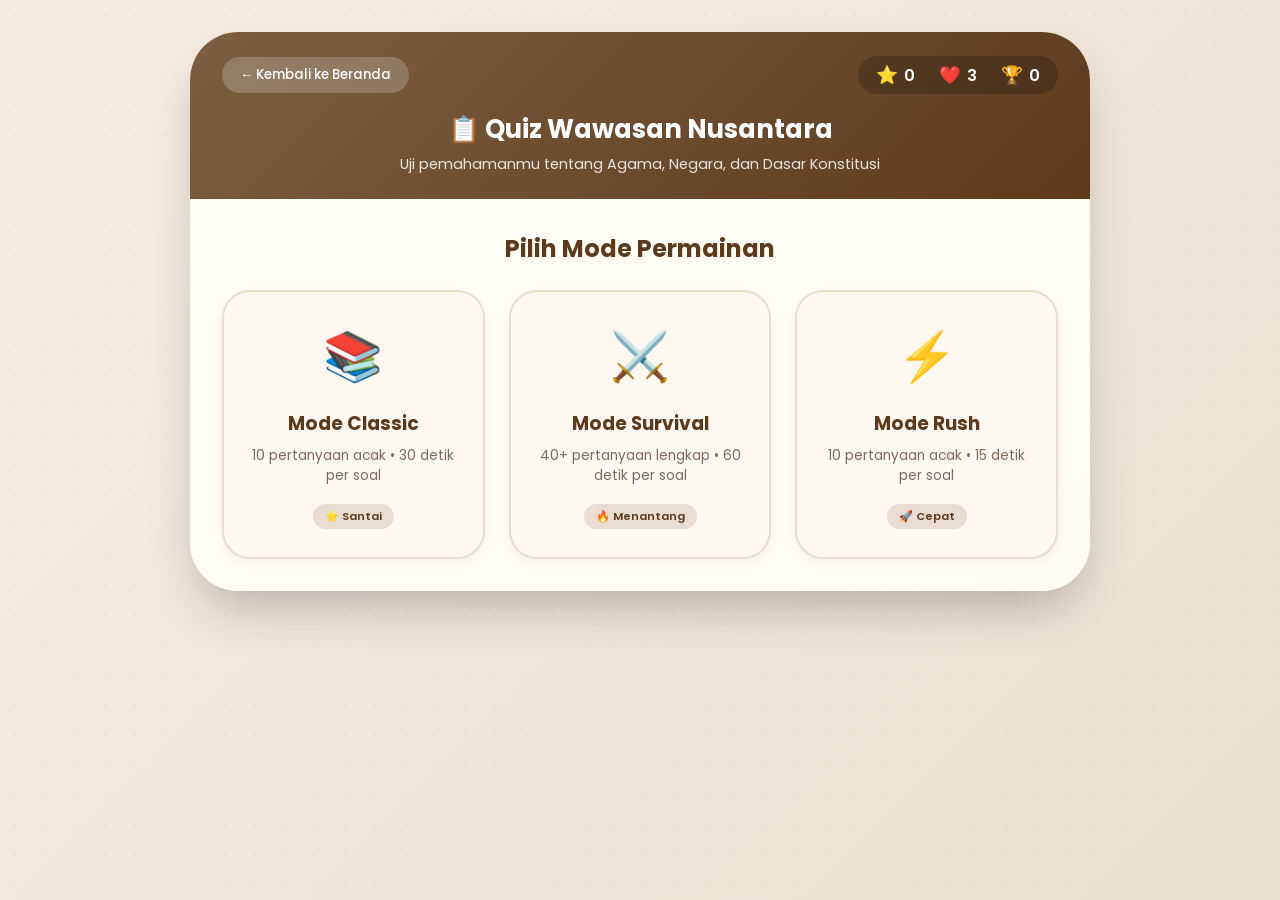
<file: quiz-game/index.html>
<!DOCTYPE html>
<html lang="id">
<head>
  <meta charset="UTF-8">
  <meta name="viewport" content="width=device-width, initial-scale=1.0, user-scalable=yes">
  <title>Quiz Game | Bhuwana Santi</title>
  <link rel="stylesheet" href="css/quiz-style.css">
  <link href="https://fonts.googleapis.com/css2?family=Poppins:wght@300;400;500;600;700;800&family=Quicksand:wght@400;500;600;700&display=swap" rel="stylesheet">
</head>
<body class="quiz-body">

  <!-- Background overlay -->
  <div class="quiz-bg-pattern"></div>

  <div class="quiz-container" id="quizContainer">
    
    <!-- Header Quiz -->
    <div class="quiz-header">
      <div class="quiz-nav-top">
        <button class="btn-back-home" id="backHomeBtn">← Kembali ke Beranda</button>
        <div class="quiz-stats-panel">
          <div class="stat-item">
            <span class="stat-icon">⭐</span>
            <span id="scoreDisplay">0</span>
          </div>
          <div class="stat-item">
            <span class="stat-icon">❤️</span>
            <span id="livesDisplay">3</span>
          </div>
          <div class="stat-item">
            <span class="stat-icon">🏆</span>
            <span id="highScoreDisplay">0</span>
          </div>
        </div>
      </div>
      <h1>📋 Quiz Wawasan Nusantara</h1>
      <p>Uji pemahamanmu tentang Agama, Negara, dan Dasar Konstitusi</p>
    </div>

    <!-- Pilih Mode Game -->
    <div class="mode-selection" id="modeSelection">
      <h2>Pilih Mode Permainan</h2>
      <div class="mode-cards">
        <div class="mode-card" data-mode="classic">
          <div class="mode-icon">📚</div>
          <h3>Mode Classic</h3>
          <p>10 pertanyaan acak • 30 detik per soal</p>
          <div class="mode-badge">⭐ Santai</div>
        </div>
        <div class="mode-card" data-mode="survival">
          <div class="mode-icon">⚔️</div>
          <h3>Mode Survival</h3>
          <p>40+ pertanyaan lengkap • 60 detik per soal</p>
          <div class="mode-badge">🔥 Menantang</div>
        </div>
        <div class="mode-card" data-mode="timed">
          <div class="mode-icon">⚡</div>
          <h3>Mode Rush</h3>
          <p>10 pertanyaan acak • 15 detik per soal</p>
          <div class="mode-badge">🚀 Cepat</div>
        </div>
      </div>
    </div>

    <!-- Area Game -->
    <div class="game-area" id="gameArea" style="display: none;">
      
      <div class="game-progress">
        <div class="progress-info">
          <span id="questionCounter">Soal 1 / 10</span>
          <span id="timerDisplay">⏱️ 30s</span>
        </div>
        <div class="progress-bar-container">
          <div class="progress-bar-fill" id="progressBarFill"></div>
        </div>
        <div class="lives-indicator" id="livesIndicator">
          ❤️ ❤️ ❤️
        </div>
      </div>

      <div class="question-card">
        <div class="question-text" id="questionText">
          Memuat soal...
        </div>
      </div>

      <div class="options-grid" id="optionsGrid">
      </div>

      <div class="powerups-bar" id="powerupsBar">
        <button class="powerup-btn" id="powerupFifty">🎲 50:50 <span id="fiftyCount">2</span></button>
        <button class="powerup-btn" id="powerupHint">💡 Petunjuk <span id="hintCount">2</span></button>
        <button class="powerup-btn" id="powerupSkip">⏩ Skip <span id="skipCount">1</span></button>
      </div>

      <button class="btn-next" id="nextBtn" style="display: none;">Soal Selanjutnya →</button>
    </div>

    <!-- Result Area -->
    <div class="result-area" id="resultArea" style="display: none;">
      <div class="result-card">
        <div class="result-icon" id="resultIcon">🏆</div>
        <h2 id="resultTitle">Quiz Selesai!</h2>
        <div class="result-stats">
          <div class="result-stat">
            <span>✨ Skor Akhir</span>
            <strong id="finalScore">0</strong>
          </div>
          <div class="result-stat">
            <span>✅ Jawaban Benar</span>
            <strong id="correctCount">0</strong>
          </div>
          <div class="result-stat">
            <span>📊 Akurasi</span>
            <strong id="accuracyRate">0%</strong>
          </div>
          <div class="result-stat">
            <span>🏅 Skor Tertinggi</span>
            <strong id="bestScore">0</strong>
          </div>
        </div>
        <div class="result-message" id="resultMessage"></div>
        <div class="result-buttons">
          <button class="btn-play-again" id="playAgainBtn">🔄 Main Lagi</button>
          <button class="btn-change-mode" id="changeModeBtn">🎮 Ganti Mode</button>
        </div>
      </div>
    </div>

    <!-- Modal untuk Petunjuk -->
    <div class="modal" id="hintModal">
      <div class="modal-content">
        <span class="modal-close" id="closeModal">&times;</span>
        <h3>💡 Petunjuk ZeTa</h3>
        <p id="hintText">Petunjuk akan muncul di sini...</p>
      </div>
    </div>

    <!-- Confetti Canvas -->
    <canvas id="confettiCanvas" style="position: fixed; top: 0; left: 0; width: 100%; height: 100%; pointer-events: none; z-index: 9999; display: none;"></canvas>
  </div>

  <script src="js/quiz-main.js"></script>
</body>
</html>
</file>
<file: quiz-game/css/quiz-style.css>
/* ========== QUIZ GAME STYLE - TEMA BALI INTERAKTIF ========== */
* {
  margin: 0;
  padding: 0;
  box-sizing: border-box;
}

.quiz-body {
  min-height: 100vh;
  background: linear-gradient(135deg, #F5EDE0 0%, #EBE0D0 100%);
  font-family: 'Poppins', 'Quicksand', sans-serif;
  padding: 2rem;
  position: relative;
}

.quiz-bg-pattern {
  position: fixed;
  top: 0;
  left: 0;
  width: 100%;
  height: 100%;
  background-image: radial-gradient(#D4C4B0 1px, transparent 1px);
  background-size: 30px 30px;
  opacity: 0.3;
  pointer-events: none;
  z-index: 0;
}

.quiz-container {
  max-width: 900px;
  margin: 0 auto;
  background: rgba(255, 253, 245, 0.97);
  border-radius: 48px;
  box-shadow: 0 25px 50px -12px rgba(0, 0, 0, 0.25);
  overflow: hidden;
  position: relative;
  z-index: 1;
  backdrop-filter: blur(2px);
}

/* Header */
.quiz-header {
  background: linear-gradient(135deg, #7C5F42 0%, #5C3A1E 100%);
  padding: 1.5rem 2rem;
  text-align: center;
  color: white;
}

.quiz-nav-top {
  display: flex;
  justify-content: space-between;
  align-items: center;
  margin-bottom: 1rem;
  flex-wrap: wrap;
  gap: 1rem;
}

.btn-back-home {
  background: rgba(255, 255, 255, 0.2);
  border: none;
  padding: 8px 18px;
  border-radius: 40px;
  color: white;
  cursor: pointer;
  font-weight: 500;
  transition: 0.2s;
  font-family: 'Poppins', sans-serif;
}

.btn-back-home:hover {
  background: rgba(255, 255, 255, 0.35);
  transform: translateX(-3px);
}

.quiz-stats-panel {
  display: flex;
  gap: 1.5rem;
  background: rgba(0, 0, 0, 0.2);
  padding: 6px 18px;
  border-radius: 60px;
}

.stat-item {
  display: flex;
  align-items: center;
  gap: 6px;
  font-weight: 600;
}

.stat-icon {
  font-size: 1.1rem;
}

.quiz-header h1 {
  font-size: 1.6rem;
  margin-bottom: 0.3rem;
}

.quiz-header p {
  opacity: 0.85;
  font-size: 0.9rem;
}

/* Mode Selection */
.mode-selection {
  padding: 2rem;
}

.mode-selection h2 {
  text-align: center;
  margin-bottom: 1.5rem;
  color: #5C3A1E;
}

.mode-cards {
  display: flex;
  gap: 1.5rem;
  flex-wrap: wrap;
  justify-content: center;
}

.mode-card {
  flex: 1;
  min-width: 200px;
  background: #FFF8F0;
  border-radius: 28px;
  padding: 1.8rem 1.2rem;
  text-align: center;
  cursor: pointer;
  transition: all 0.3s ease;
  border: 2px solid #E8DDD0;
  box-shadow: 0 4px 12px rgba(0, 0, 0, 0.05);
}

.mode-card:hover {
  transform: translateY(-6px);
  border-color: #8B6946;
  box-shadow: 0 12px 24px rgba(0, 0, 0, 0.1);
}

.mode-icon {
  font-size: 3rem;
  margin-bottom: 1rem;
}

.mode-card h3 {
  color: #5C3A1E;
  margin-bottom: 0.5rem;
}

.mode-card p {
  font-size: 0.85rem;
  color: #7C6B5A;
  margin-bottom: 1rem;
}

.mode-badge {
  display: inline-block;
  background: #E8DDD0;
  padding: 4px 12px;
  border-radius: 60px;
  font-size: 0.7rem;
  font-weight: 600;
  color: #5C3A1E;
}

/* Game Area */
.game-area {
  padding: 1.5rem 2rem 2rem;
}

.game-progress {
  margin-bottom: 1.5rem;
}

.progress-info {
  display: flex;
  justify-content: space-between;
  margin-bottom: 0.5rem;
  font-size: 0.85rem;
  font-weight: 500;
  color: #7C6B5A;
}

.progress-bar-container {
  background: #E8DDD0;
  border-radius: 60px;
  height: 10px;
  overflow: hidden;
}

.progress-bar-fill {
  background: linear-gradient(90deg, #8B6946, #C8A98B);
  width: 0%;
  height: 100%;
  transition: width 0.3s ease;
  border-radius: 60px;
}

.lives-indicator {
  text-align: center;
  margin-top: 8px;
  font-size: 0.9rem;
  letter-spacing: 4px;
}

/* Question Card */
.question-card {
  background: linear-gradient(145deg, #FFFDF5, #F9F2E6);
  border-radius: 32px;
  padding: 1.8rem;
  margin: 1.5rem 0;
  box-shadow: 0 8px 20px rgba(0, 0, 0, 0.08);
  text-align: center;
  border: 1px solid #EAD6BB;
}

.question-text {
  font-size: 1.3rem;
  font-weight: 600;
  line-height: 1.5;
  color: #3D2B1C;
}

/* Options Grid */
.options-grid {
  display: grid;
  grid-template-columns: repeat(2, 1fr);
  gap: 1rem;
  margin: 1.5rem 0;
}

.option-card {
  background: #F5F0E8;
  border-radius: 60px;
  padding: 1rem 1.2rem;
  cursor: pointer;
  transition: all 0.2s;
  display: flex;
  align-items: center;
  gap: 12px;
  font-weight: 500;
  border: 2px solid transparent;
}

.option-card:hover {
  background: #E8DDD0;
  transform: translateX(5px);
}

.option-card.selected {
  background: #8B6946;
  color: white;
  border-color: #5C3A1E;
}

.option-card.correct {
  background: #4CAF50;
  color: white;
  animation: pulseGreen 0.4s ease;
}

.option-card.wrong {
  background: #E57373;
  color: white;
  animation: shake 0.3s ease;
}

.option-prefix {
  font-weight: 700;
  font-size: 1.1rem;
  min-width: 30px;
}

@keyframes pulseGreen {
  0%, 100% { transform: scale(1); }
  50% { transform: scale(1.02); background: #66BB6A; }
}

@keyframes shake {
  0%, 100% { transform: translateX(0); }
  25% { transform: translateX(-5px); }
  75% { transform: translateX(5px); }
}

/* Power Ups */
.powerups-bar {
  display: flex;
  justify-content: center;
  gap: 1rem;
  margin: 1.5rem 0;
  flex-wrap: wrap;
}

.powerup-btn {
  background: #E8DDD0;
  border: none;
  padding: 8px 20px;
  border-radius: 60px;
  cursor: pointer;
  font-weight: 600;
  transition: 0.2s;
  font-family: 'Poppins', sans-serif;
}

.powerup-btn:hover:not(:disabled) {
  background: #D4C4B0;
  transform: scale(1.02);
}

.powerup-btn:disabled {
  opacity: 0.4;
  cursor: not-allowed;
}

/* Next Button */
.btn-next {
  width: 100%;
  background: linear-gradient(135deg, #8B6946, #5C3A1E);
  border: none;
  padding: 14px;
  border-radius: 60px;
  color: white;
  font-weight: 700;
  font-size: 1rem;
  cursor: pointer;
  transition: 0.2s;
  margin-top: 1rem;
}

.btn-next:hover {
  transform: translateY(-2px);
  filter: brightness(1.05);
}

/* Result Area */
.result-area {
  padding: 2rem;
}

.result-card {
  background: linear-gradient(135deg, #FFFDF5, #F5EDE0);
  border-radius: 32px;
  padding: 2rem;
  text-align: center;
  border: 1px solid #EAD6BB;
}

.result-icon {
  font-size: 4rem;
  margin-bottom: 1rem;
}

.result-stats {
  display: flex;
  flex-wrap: wrap;
  justify-content: center;
  gap: 2rem;
  margin: 2rem 0;
}

.result-stat {
  text-align: center;
  min-width: 100px;
}

.result-stat span {
  display: block;
  font-size: 0.8rem;
  color: #7C6B5A;
}

.result-stat strong {
  font-size: 1.8rem;
  color: #5C3A1E;
}

.result-message {
  margin: 1rem 0;
  font-style: italic;
  color: #8B6946;
}

.result-buttons {
  display: flex;
  gap: 1rem;
  justify-content: center;
  flex-wrap: wrap;
}

.btn-play-again, .btn-change-mode {
  padding: 12px 28px;
  border-radius: 60px;
  border: none;
  font-weight: 600;
  cursor: pointer;
  transition: 0.2s;
}

.btn-play-again {
  background: #8B6946;
  color: white;
}

.btn-change-mode {
  background: #E8DDD0;
  color: #5C3A1E;
}

.btn-play-again:hover, .btn-change-mode:hover {
  transform: translateY(-2px);
}

/* Modal */
.modal {
  display: none;
  position: fixed;
  top: 0;
  left: 0;
  width: 100%;
  height: 100%;
  background: rgba(0, 0, 0, 0.5);
  z-index: 2000;
  align-items: center;
  justify-content: center;
}

.modal-content {
  background: #FFFDF5;
  border-radius: 32px;
  padding: 2rem;
  max-width: 400px;
  width: 90%;
  position: relative;
  text-align: center;
}

.modal-close {
  position: absolute;
  top: 15px;
  right: 20px;
  font-size: 1.5rem;
  cursor: pointer;
}

/* Timer WARNING */
.timer-warning {
  animation: timerBlink 0.5s infinite;
}

@keyframes timerBlink {
  0%, 100% { color: #5C3A1E; }
  50% { color: #E57373; }
}

/* Responsive */
@media (max-width: 600px) {
  .quiz-body {
    padding: 1rem;
  }
  .options-grid {
    grid-template-columns: 1fr;
  }
  .mode-cards {
    flex-direction: column;
  }
  .quiz-stats-panel {
    width: 100%;
    justify-content: center;
  }
  .question-text {
    font-size: 1rem;
  }
}
</file>
